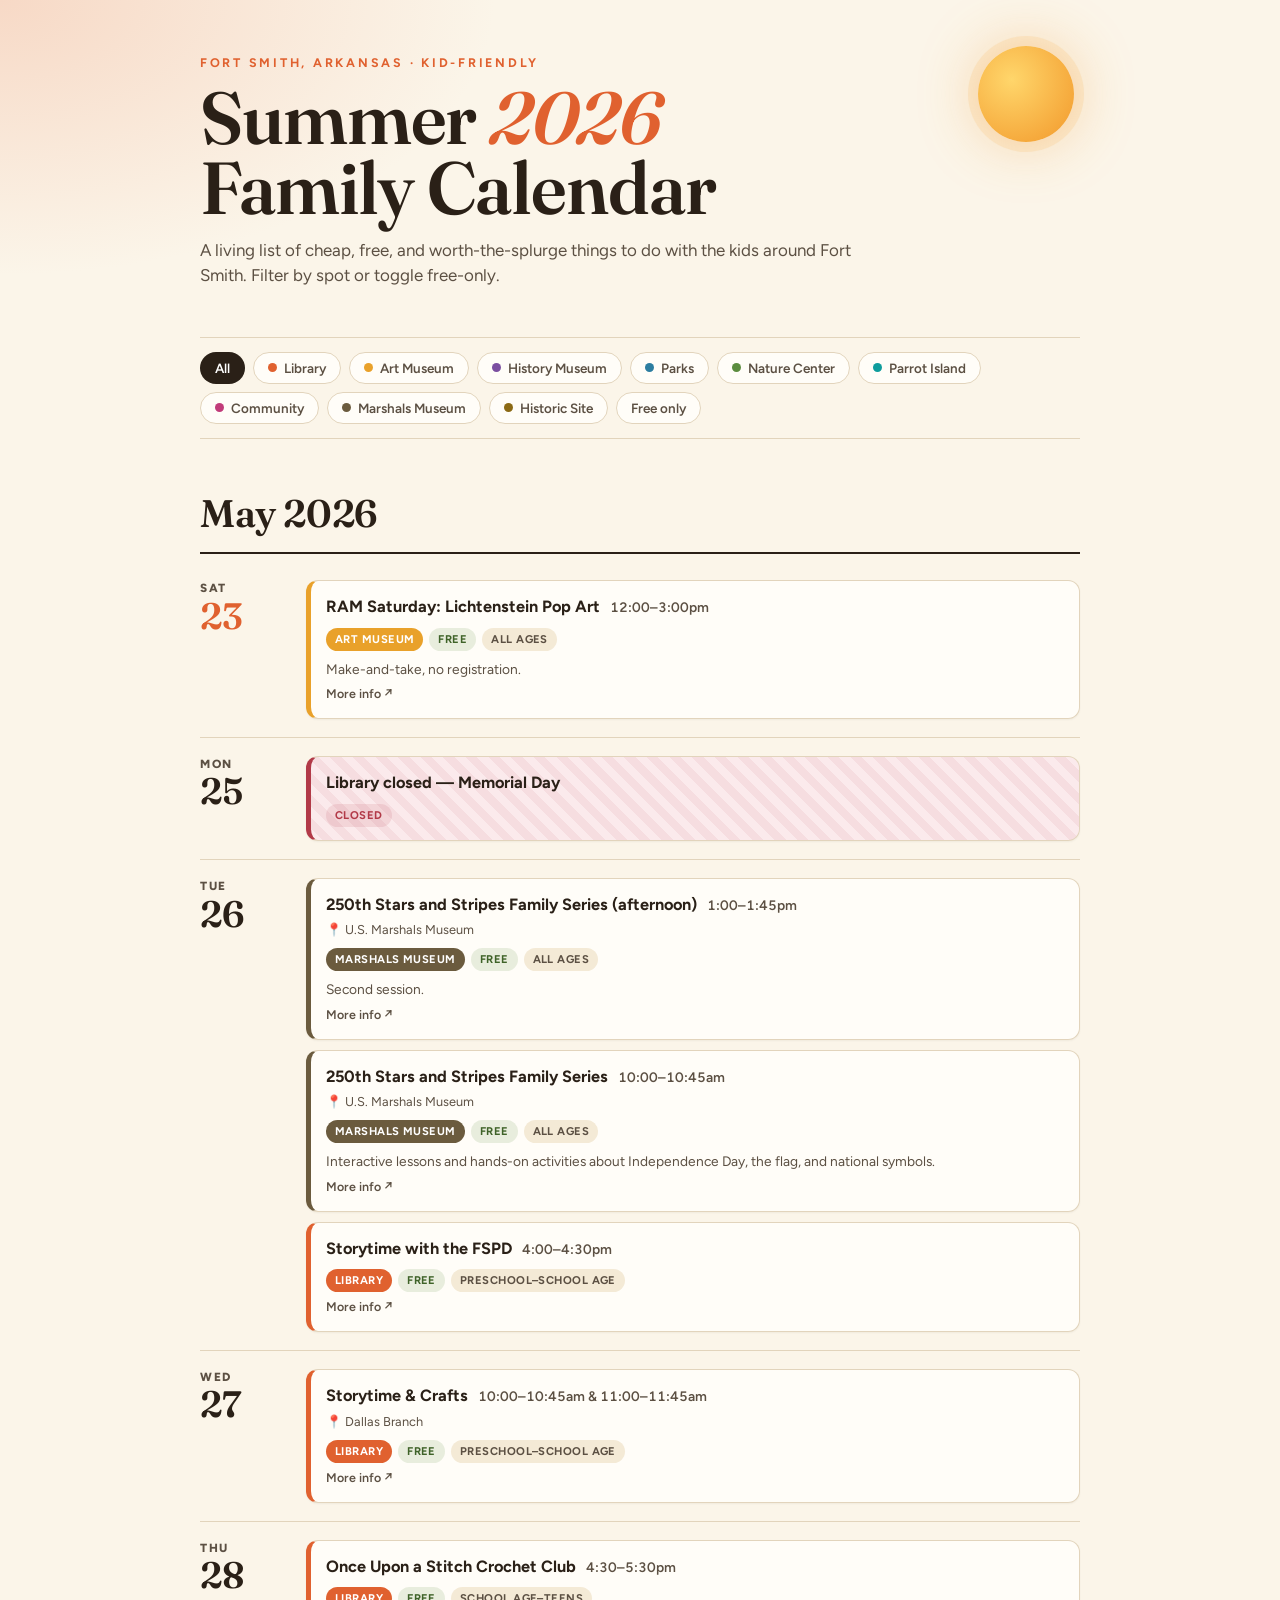
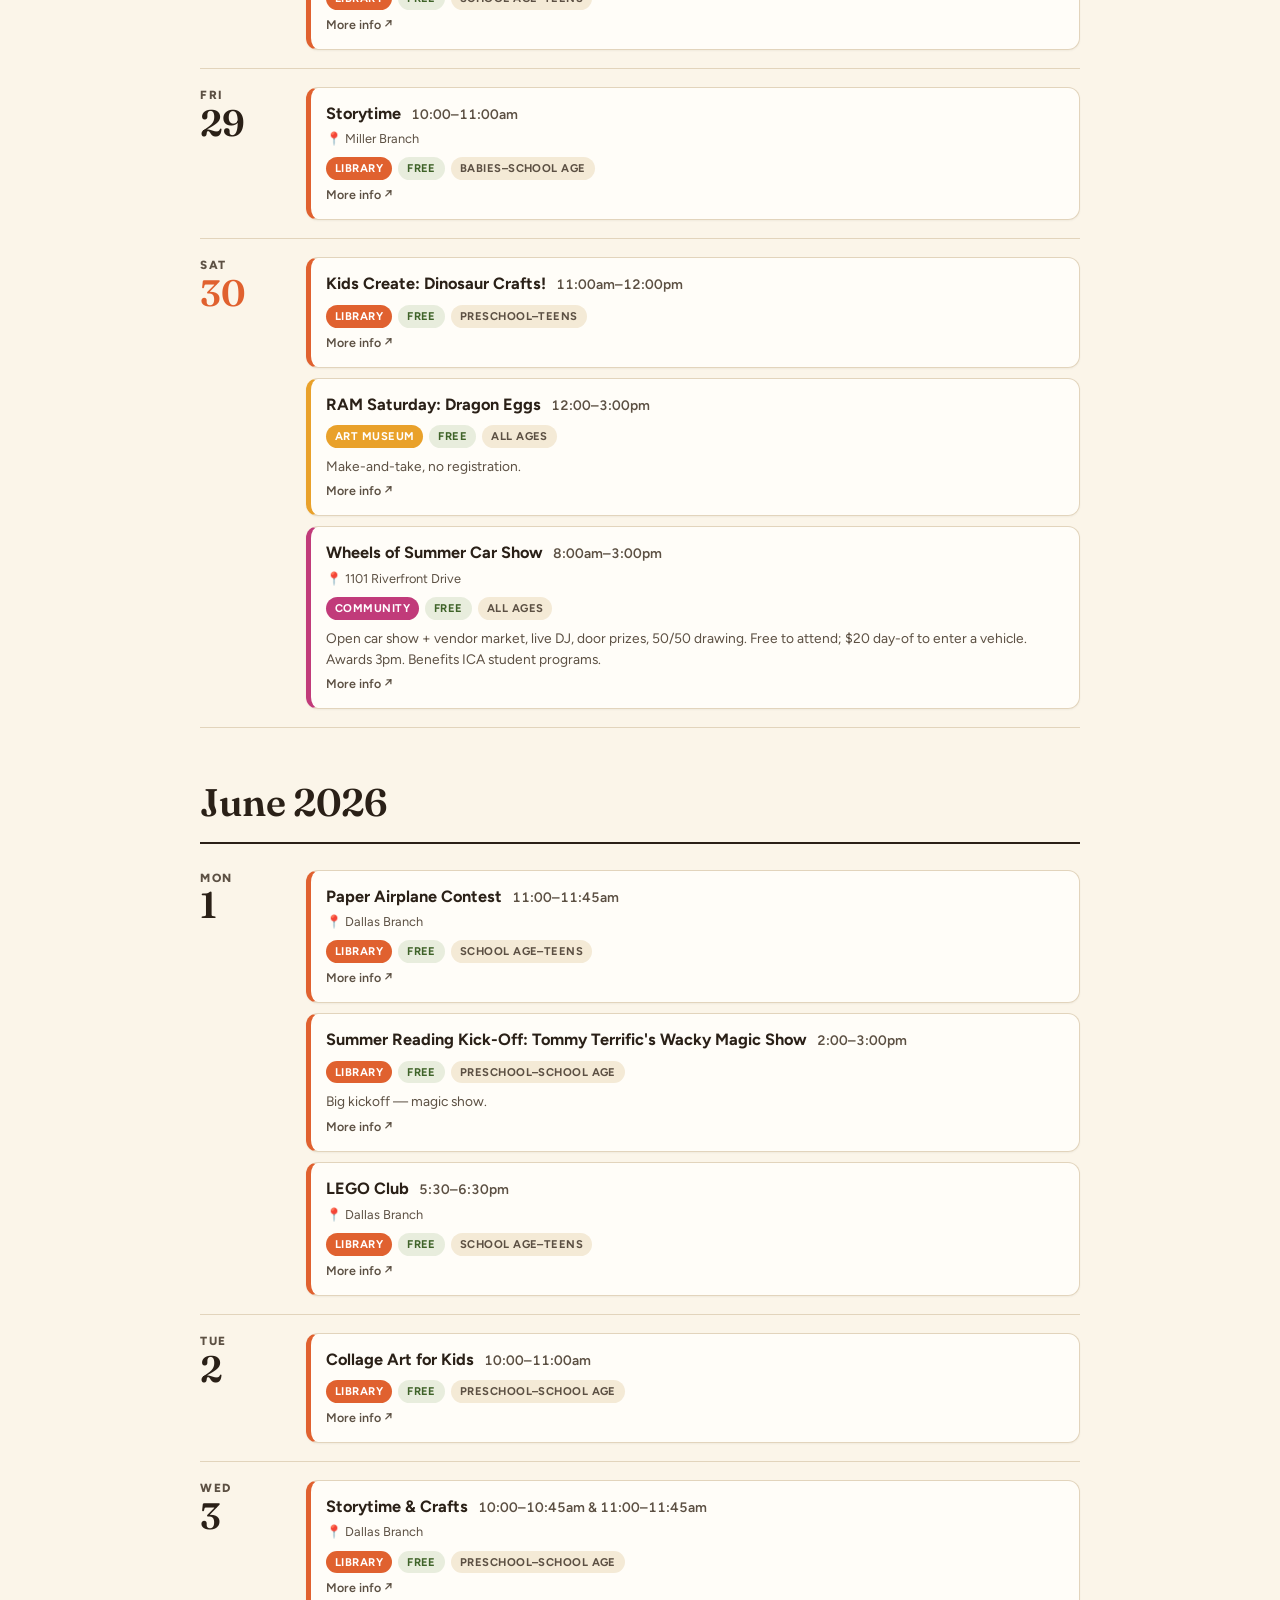
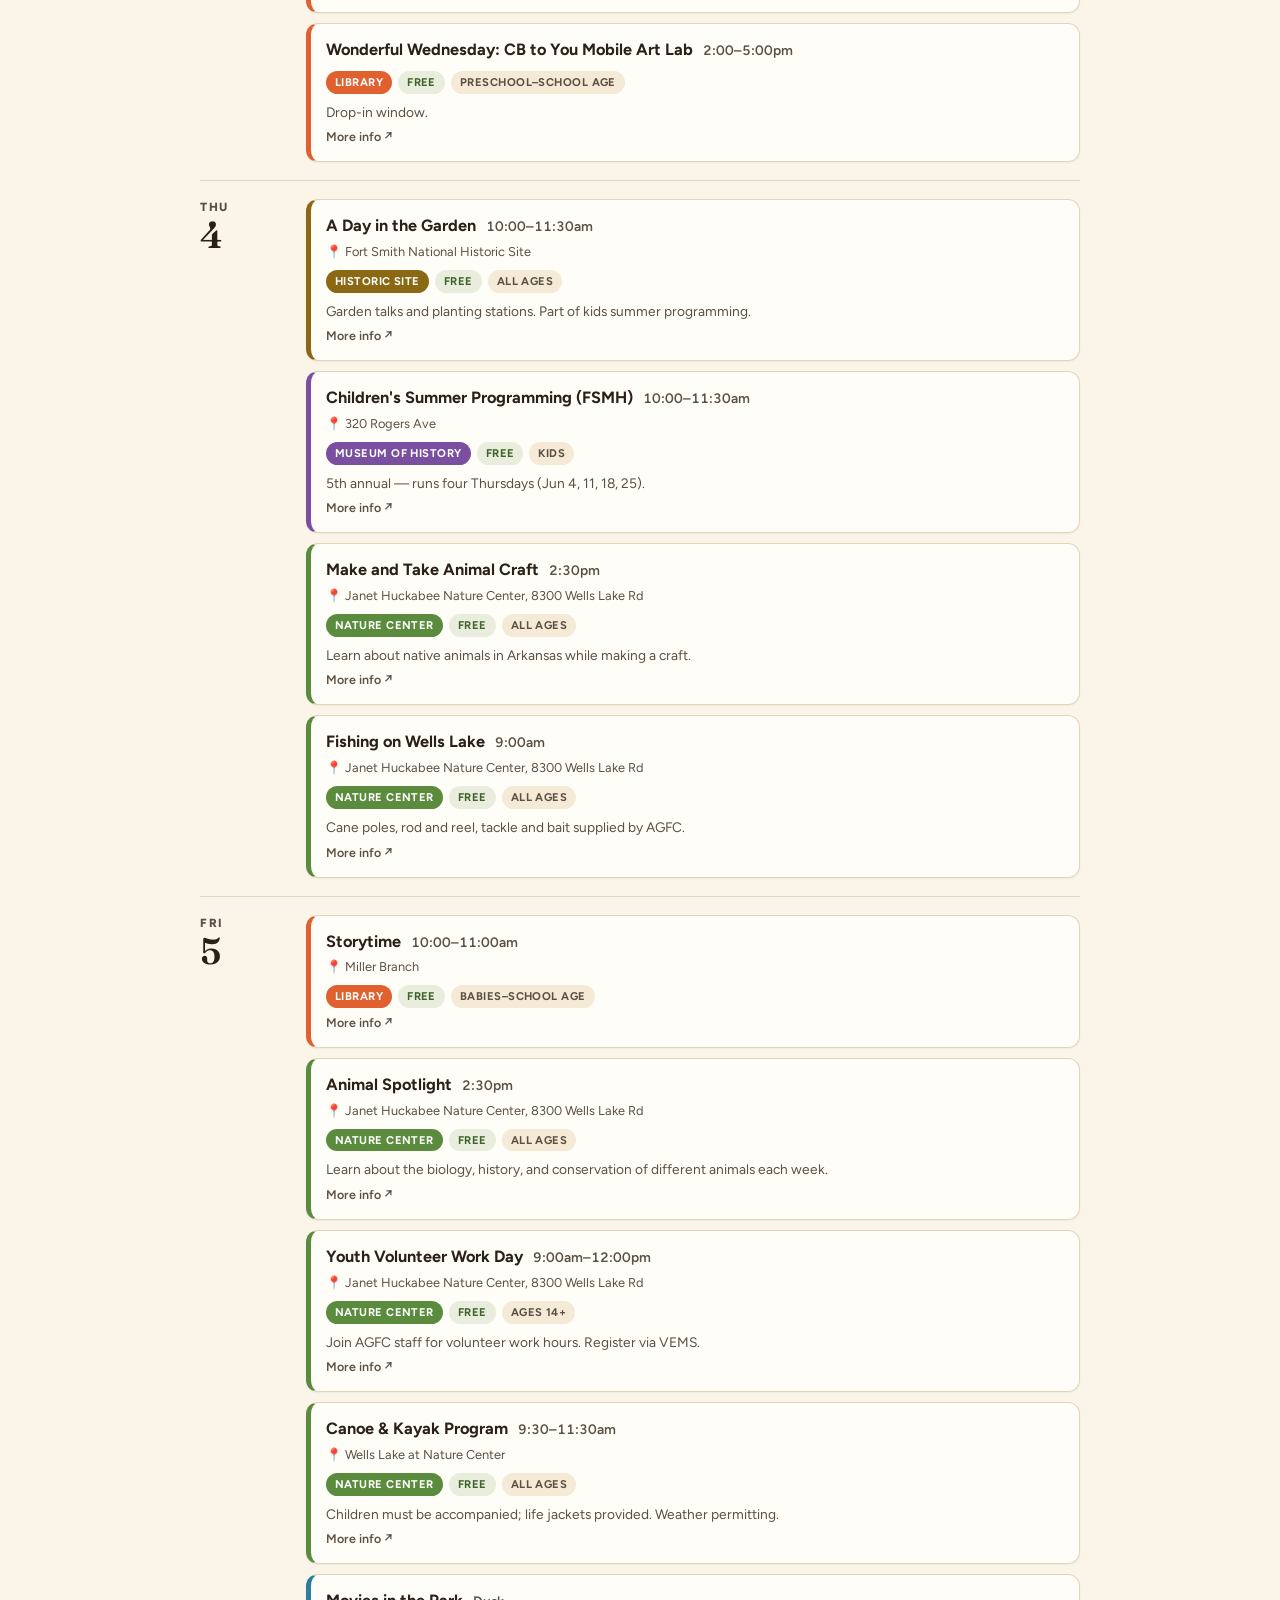
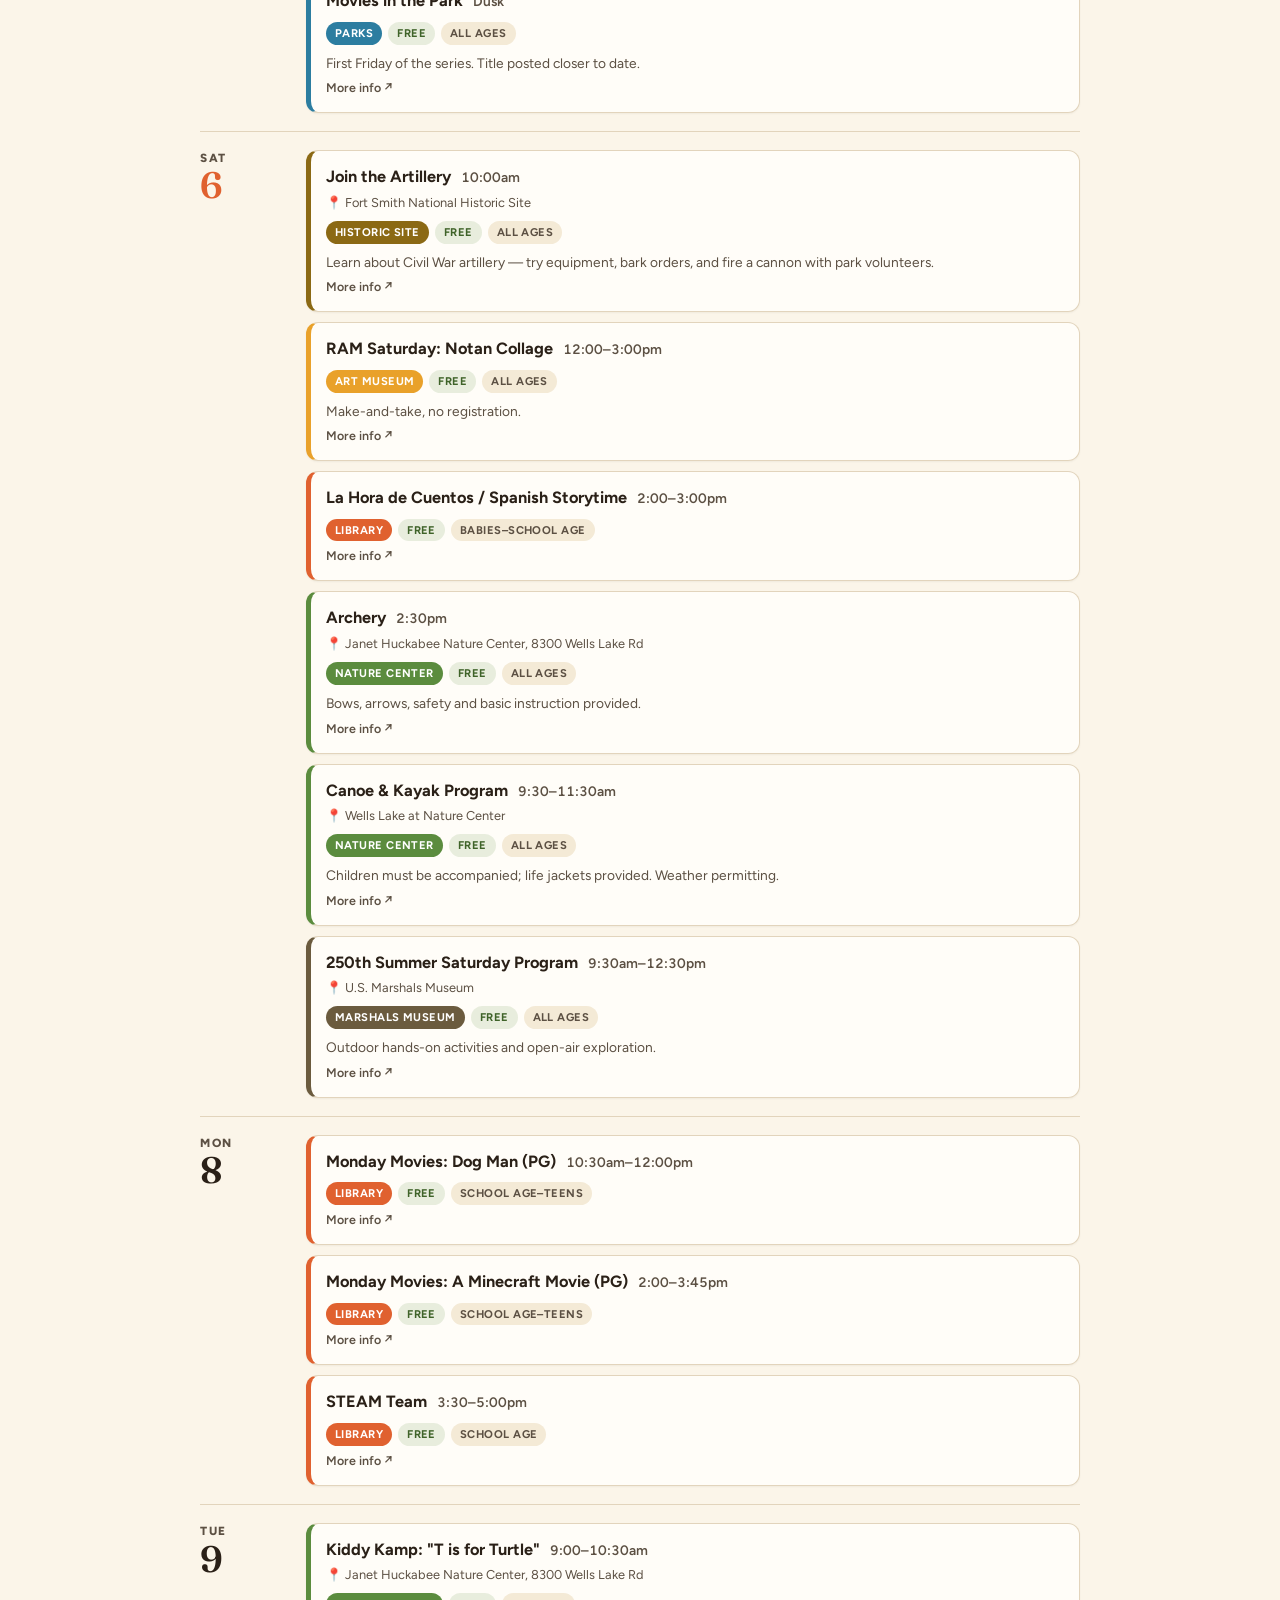
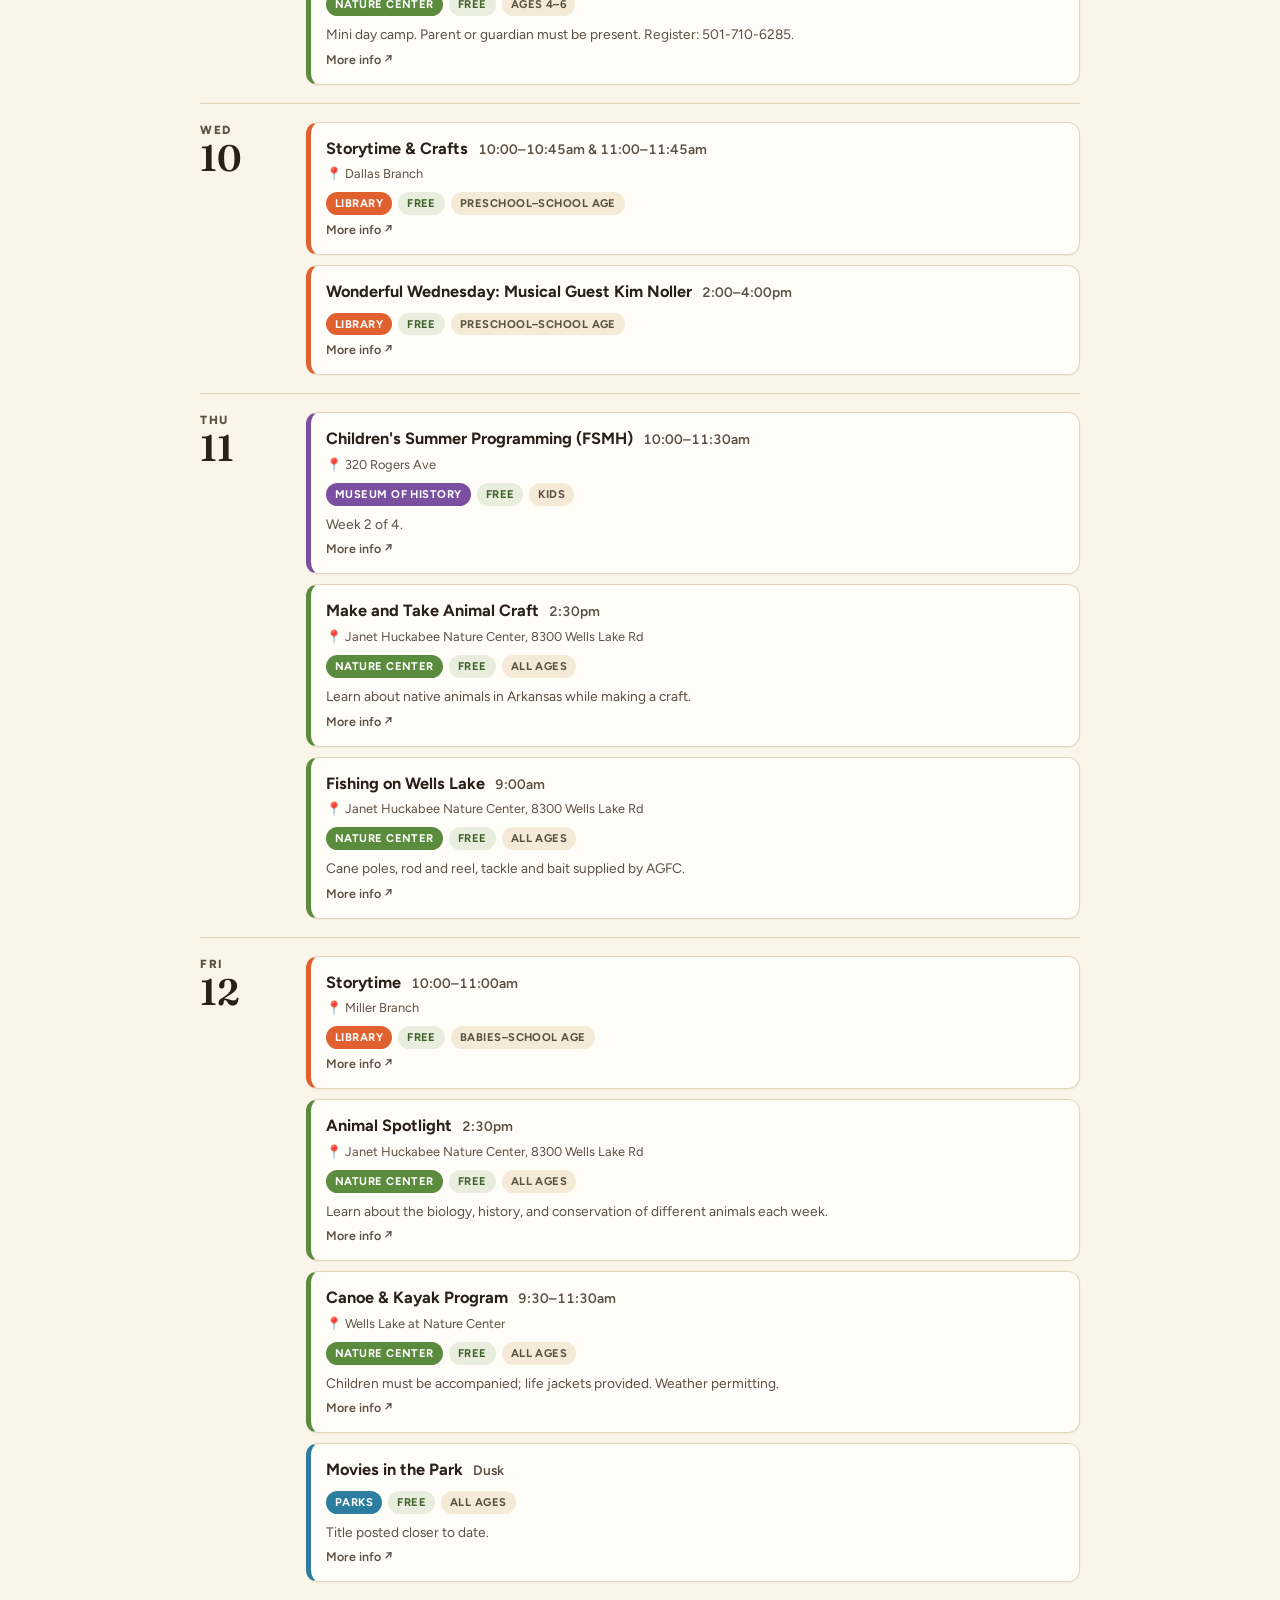
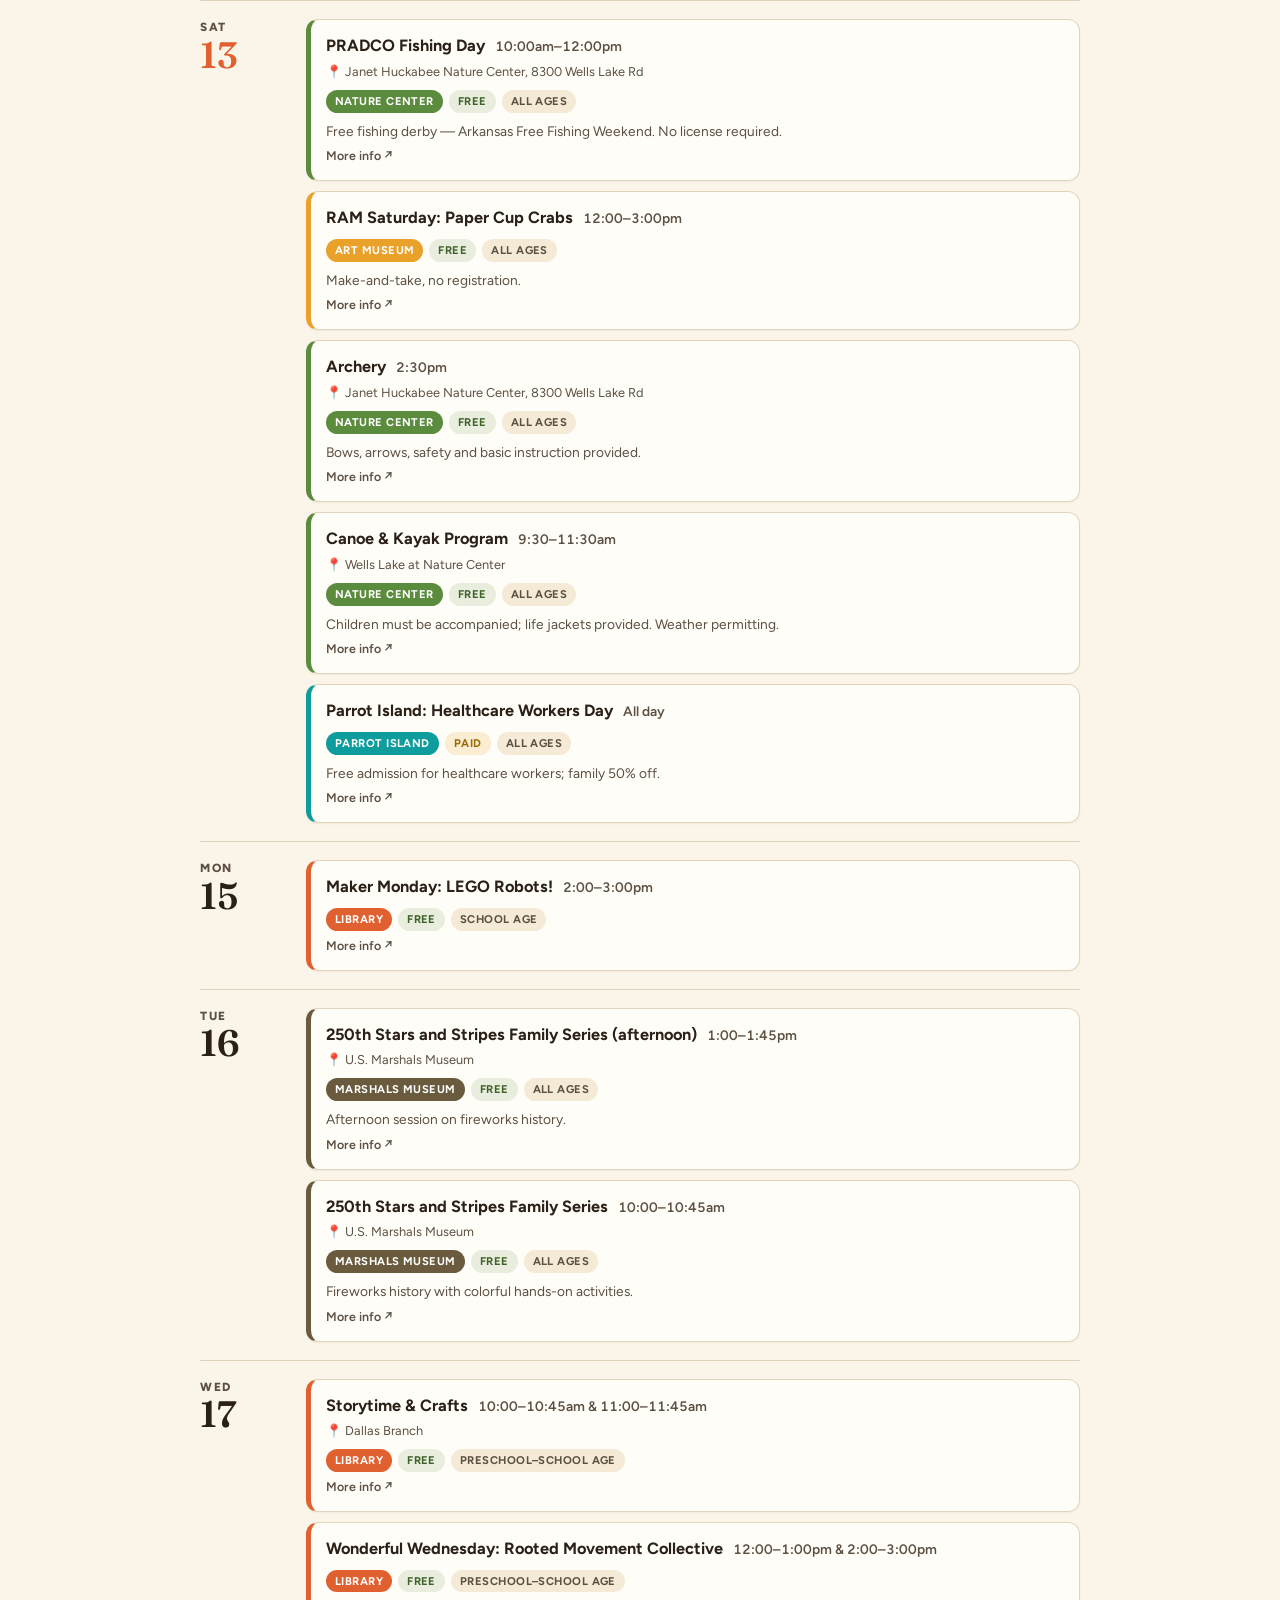
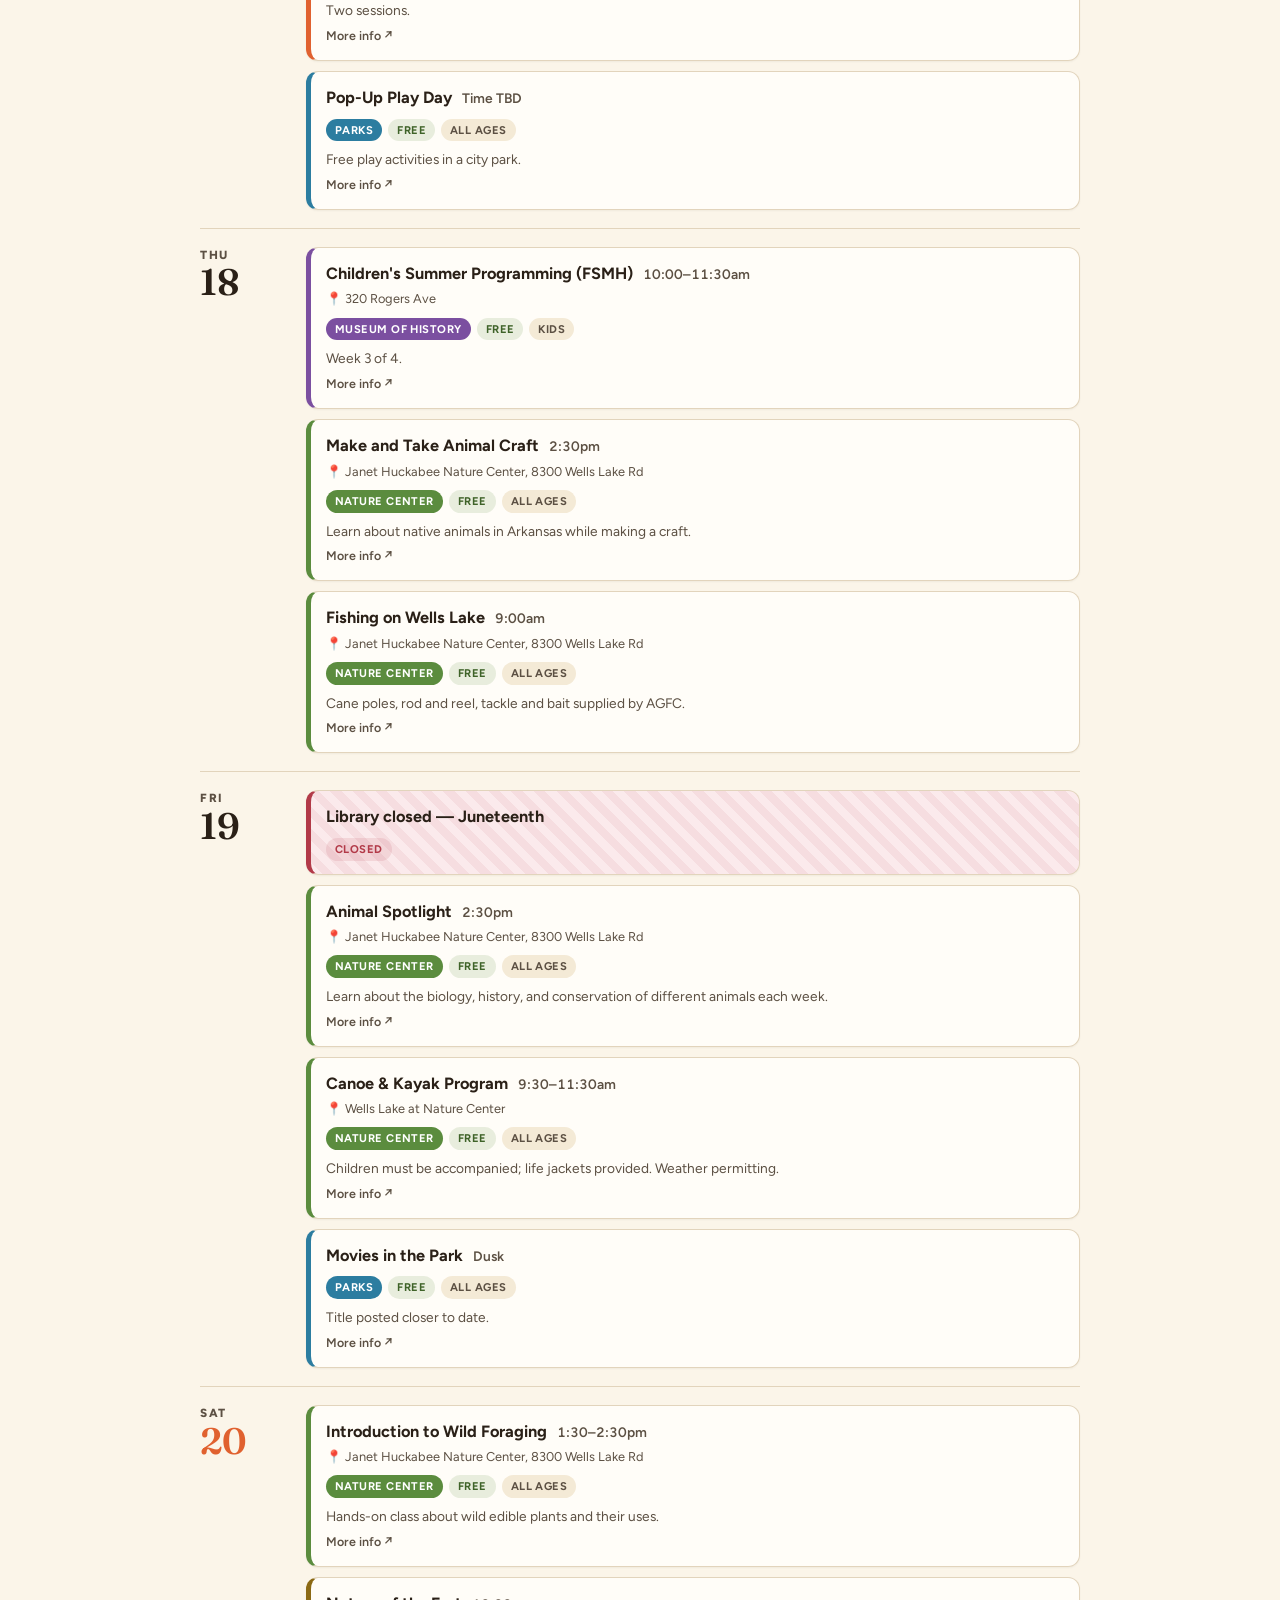
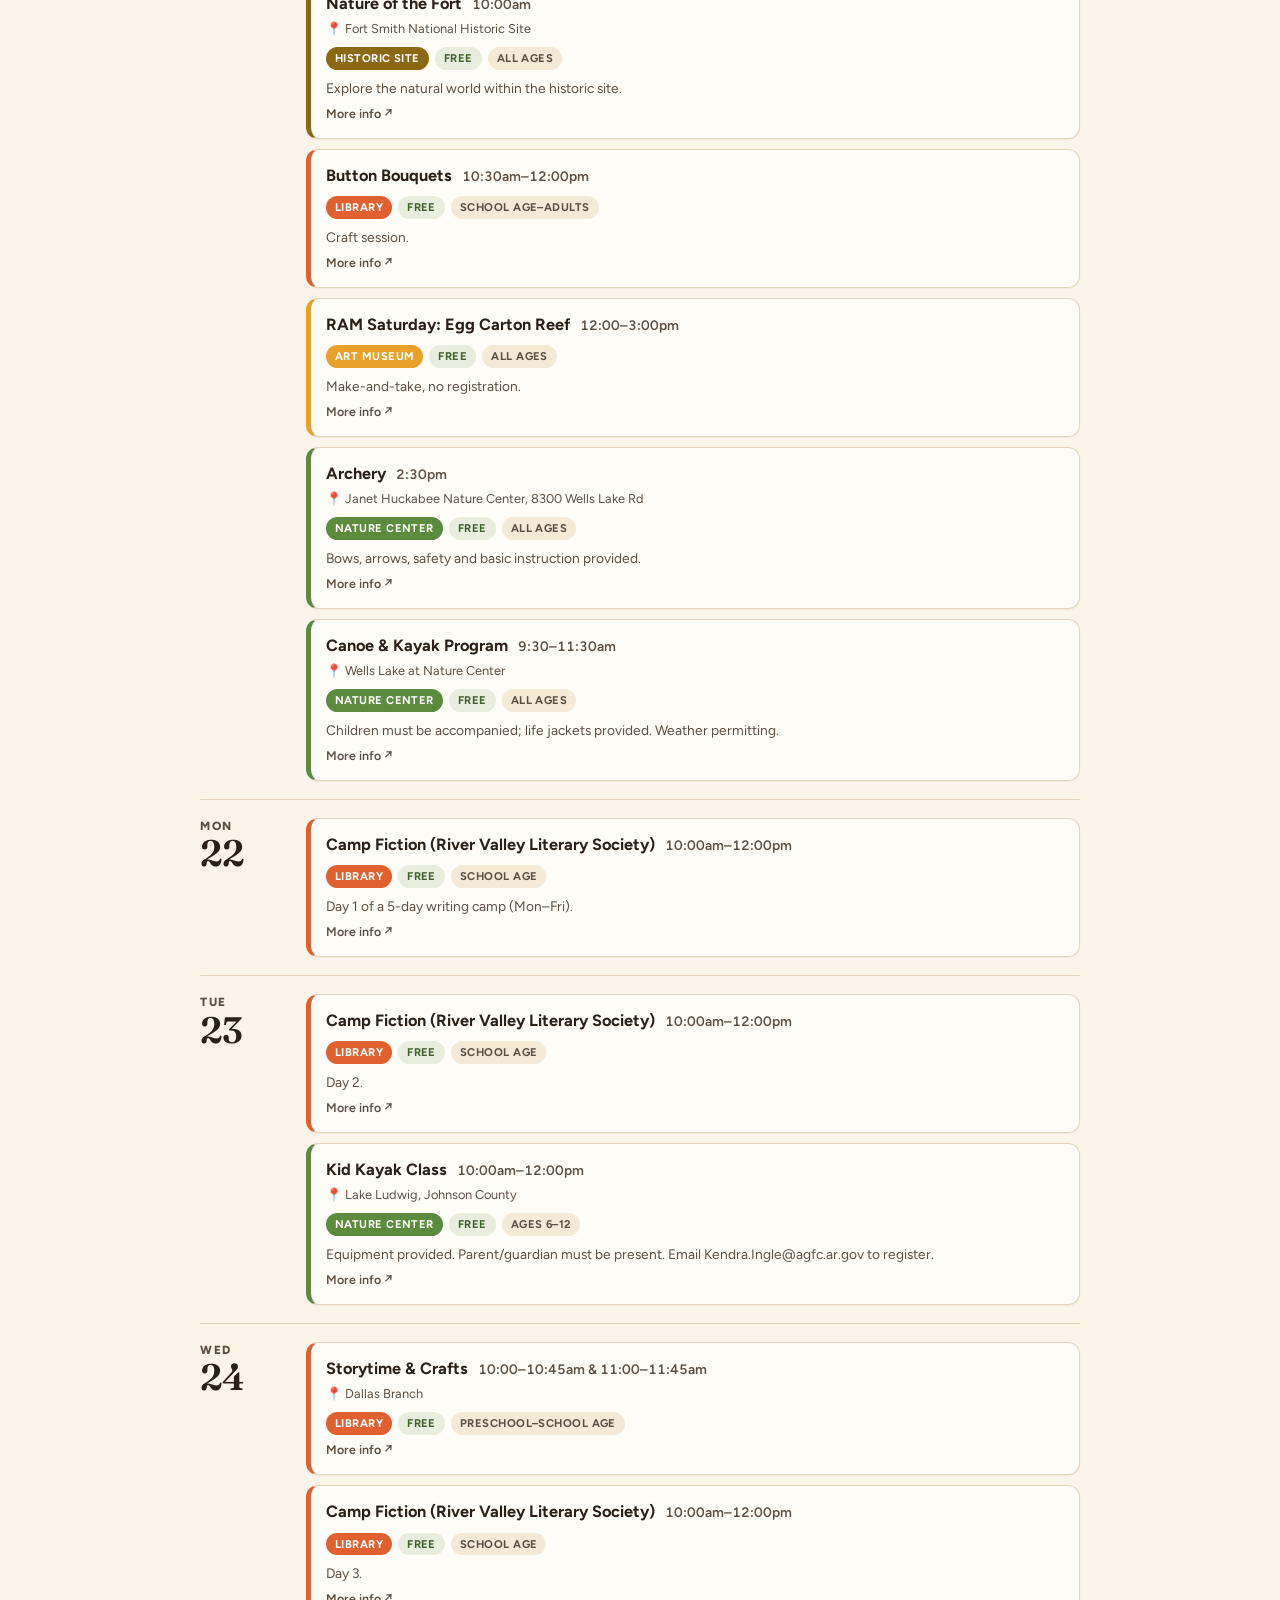
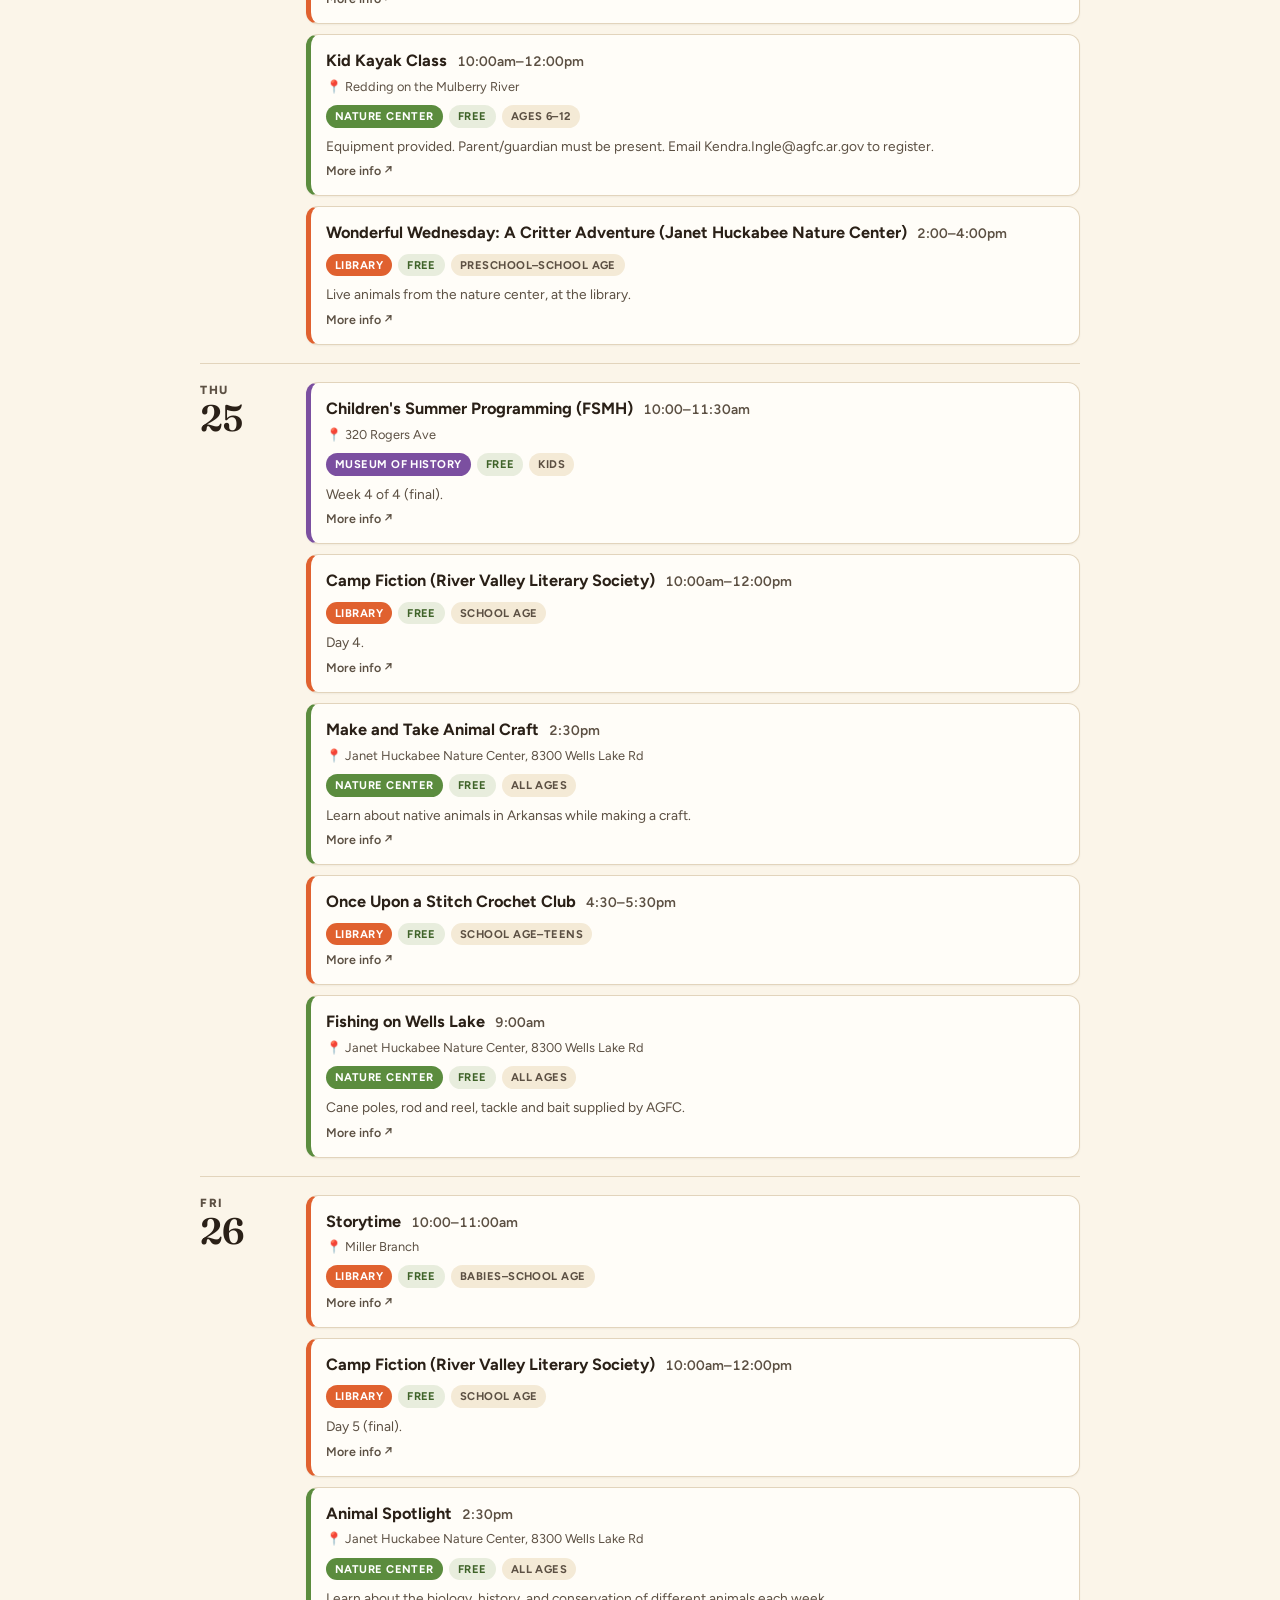
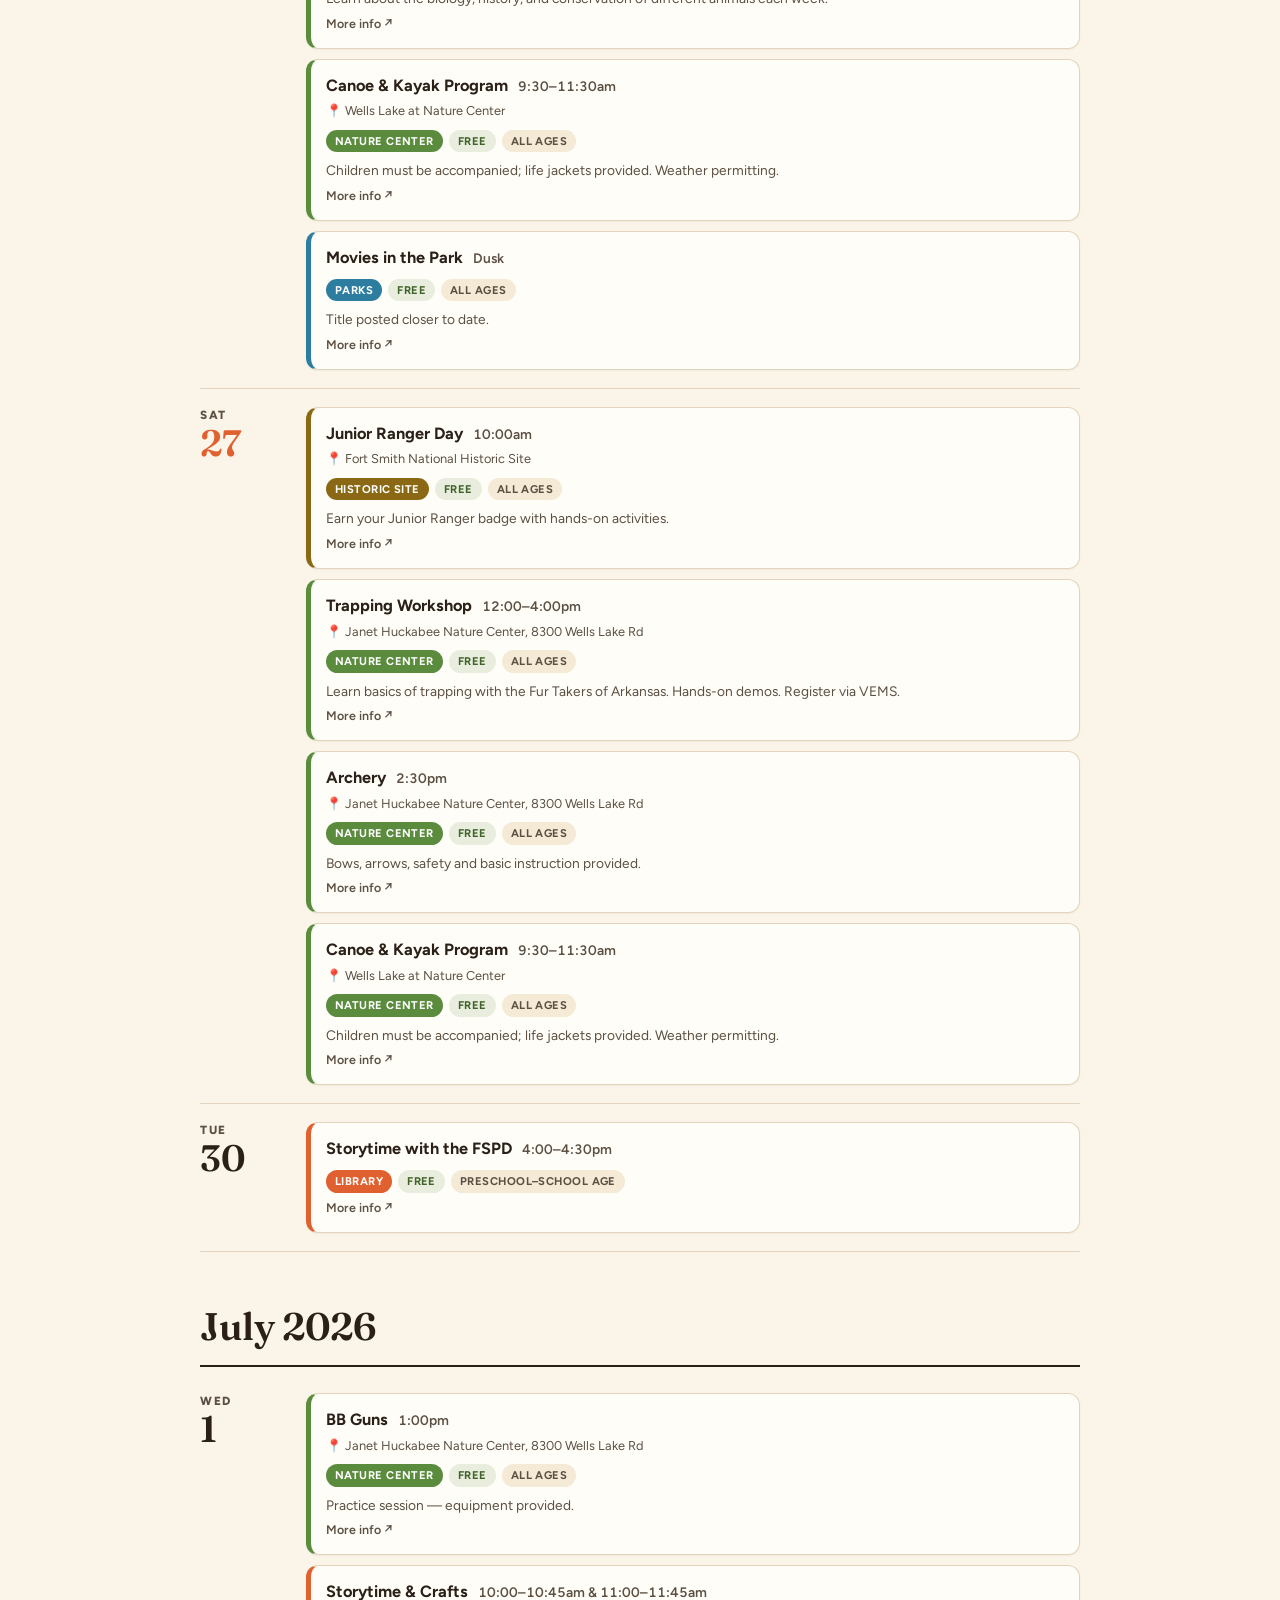
<file: index.html>
<!DOCTYPE html>
<html lang="en">
<head>
  <meta charset="UTF-8">
  <meta name="viewport" content="width=device-width, initial-scale=1.0">
  <title>Fort Smith Family Summer 2026</title>
  <link rel="preconnect" href="https://fonts.googleapis.com">
  <link rel="preconnect" href="https://fonts.gstatic.com" crossorigin>
  <link href="https://fonts.googleapis.com/css2?family=Fraunces:ital,opsz,wght@0,9..144,400..900;1,9..144,400..700&family=Figtree:wght@400;500;600;700;800&display=swap" rel="stylesheet">
  <link rel="stylesheet" href="styles.css">
</head>
<body>
<div class="wrap">

  <header class="masthead">
    <div class="sun"></div>
    <p class="kicker">Fort Smith, Arkansas &middot; Kid-Friendly</p>
    <h1>Summer <em>2026</em><br>Family Calendar</h1>
    <p class="sub">A living list of cheap, free, and worth-the-splurge things to do with the kids around Fort Smith. Filter by spot or toggle free-only.</p>
  </header>

  <div class="controls">
    <div class="controls-inner">
      <button class="chip all" data-filter="all" aria-pressed="true">All</button>
      <button class="chip library" data-filter="library" aria-pressed="false"><span class="dot library"></span>Library</button>
      <button class="chip ram" data-filter="ram" aria-pressed="false"><span class="dot ram"></span>Art Museum</button>
      <button class="chip museum" data-filter="museum" aria-pressed="false"><span class="dot museum"></span>History Museum</button>
      <button class="chip parks" data-filter="parks" aria-pressed="false"><span class="dot parks"></span>Parks</button>
      <button class="chip nature" data-filter="nature" aria-pressed="false"><span class="dot nature"></span>Nature Center</button>
      <button class="chip parrot" data-filter="parrot" aria-pressed="false"><span class="dot parrot"></span>Parrot Island</button>
      <button class="chip community" data-filter="community" aria-pressed="false"><span class="dot community"></span>Community</button>
      <button class="chip marshals" data-filter="marshals" aria-pressed="false"><span class="dot marshals"></span>Marshals Museum</button>
      <button class="chip historic" data-filter="historic" aria-pressed="false"><span class="dot historic"></span>Historic Site</button>
      <button class="chip freeonly" id="freeToggle" aria-pressed="false">Free only</button>
    </div>
  </div>

  <div id="calendar"></div>
  <p class="empty" id="emptyMsg">No events match this filter.</p>

  <footer>
    <p style="margin:0 0 14px;"><strong>Looking for more?</strong> Check out our <a href="links.html">directory of local things to do</a> — parks, museums, theatres, markets, and more.</p>
    <strong>Sources &amp; numbers.</strong> Library events from the FSPL calendar; Parrot Island appreciation days and Movies in the Park Fridays carry into the timeline. Always double-check a time before building your day around it. Parks: 479-784-2368 &middot; Library (Main): 479-783-0229 &middot; Museum of History: 479-783-7841.
  </footer>

</div>

<script src="events.js"></script>
<script src="app.js"></script>
</body>
</html>
</file>
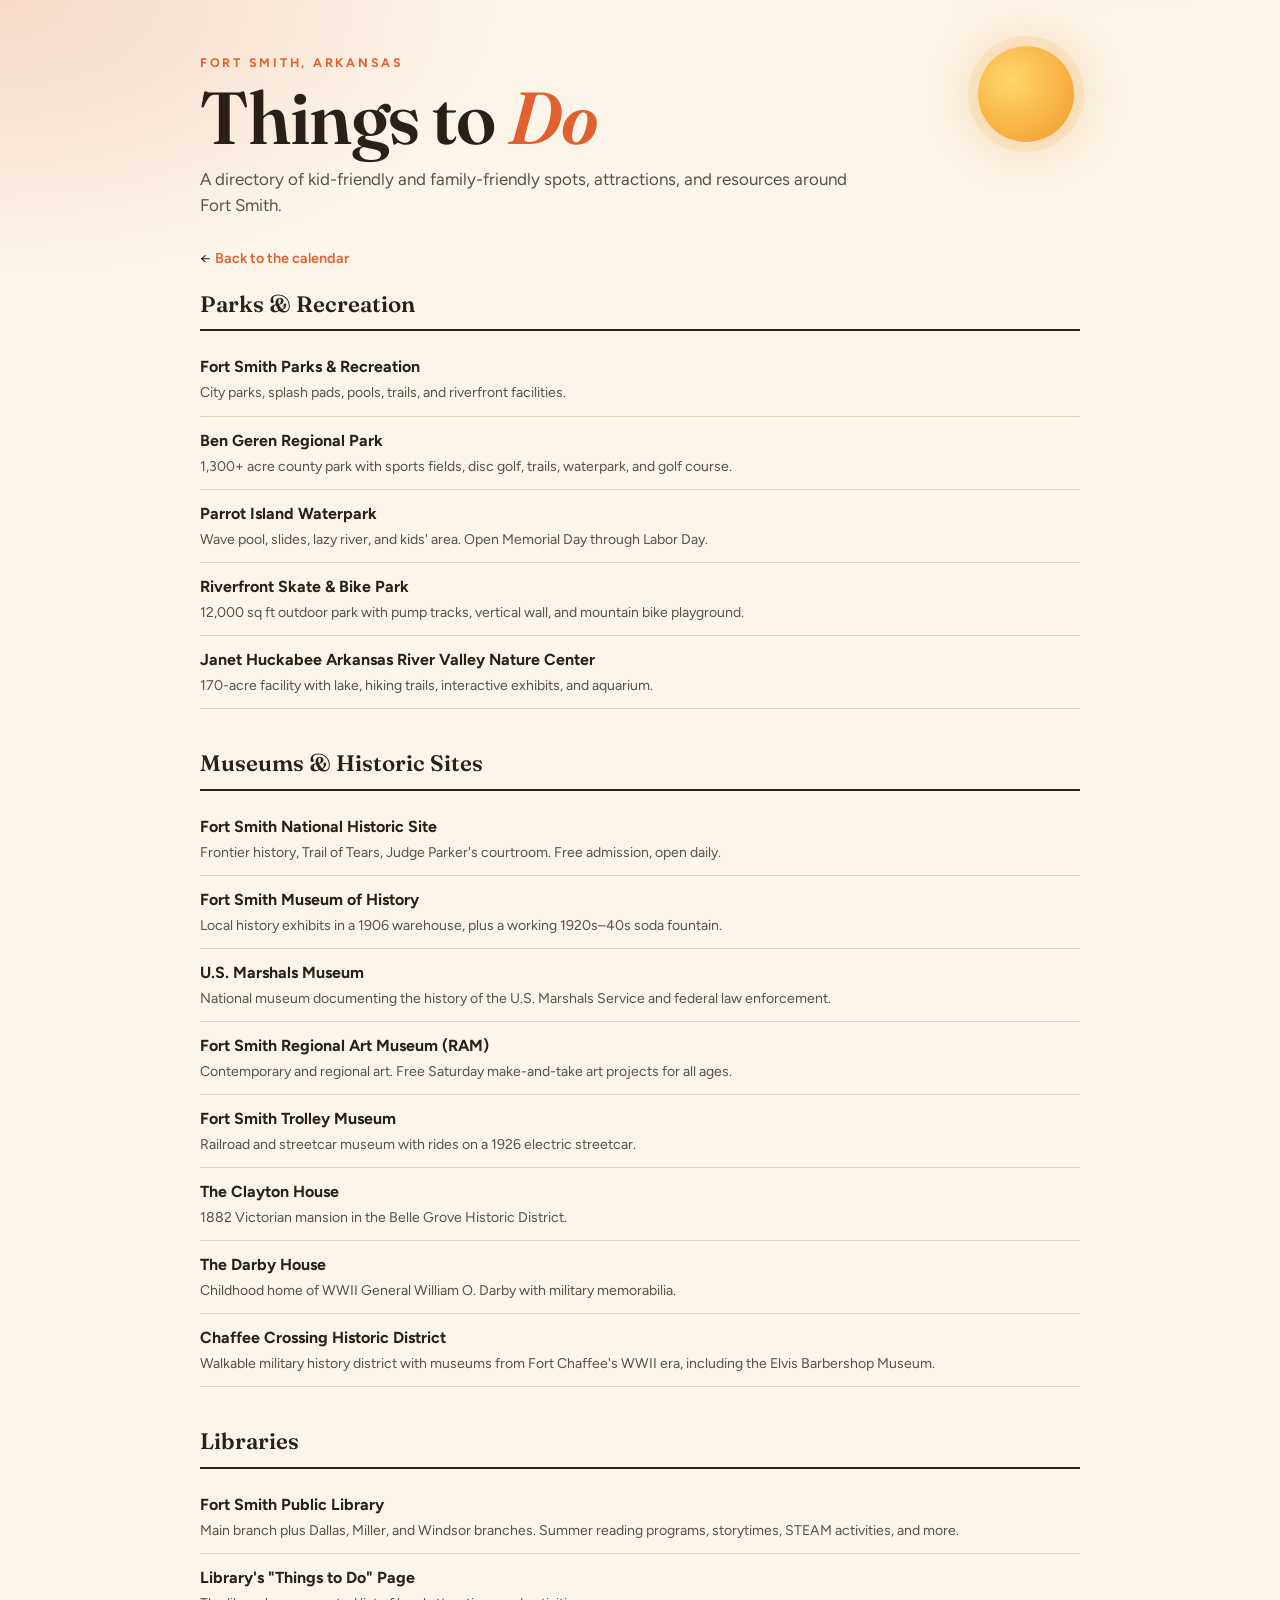
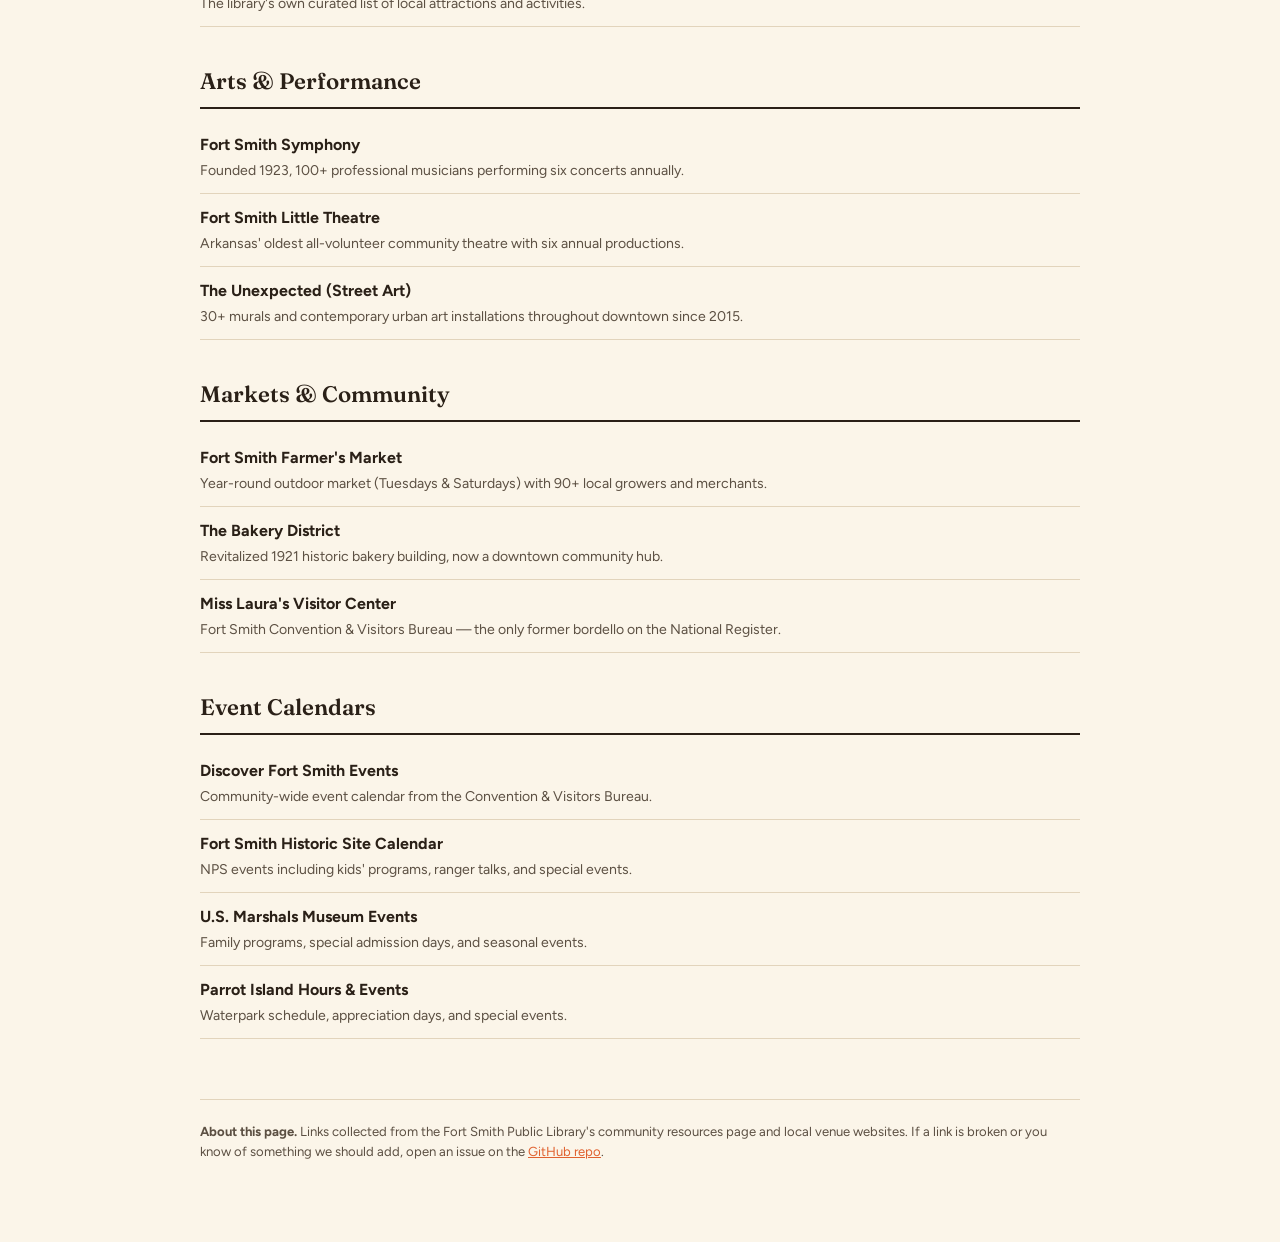
<file: links.html>
<!DOCTYPE html>
<html lang="en">
<head>
  <meta charset="UTF-8">
  <meta name="viewport" content="width=device-width, initial-scale=1.0">
  <title>Things to Do — Fort Smith Area</title>
  <link rel="preconnect" href="https://fonts.googleapis.com">
  <link rel="preconnect" href="https://fonts.gstatic.com" crossorigin>
  <link href="https://fonts.googleapis.com/css2?family=Fraunces:ital,opsz,wght@0,9..144,400..900;1,9..144,400..700&family=Figtree:wght@400;500;600;700;800&display=swap" rel="stylesheet">
  <link rel="stylesheet" href="styles.css">
  <style>
    .nav { font-size: .9rem; margin-bottom: 10px; }
    .nav a { color: var(--library); font-weight: 600; text-decoration: none; }
    .nav a:hover { text-decoration: underline; }

    .section-label {
      font-family: "Fraunces", serif;
      font-weight: 600;
      font-size: 1.4rem;
      margin: 38px 0 12px;
      padding-bottom: 8px;
      border-bottom: 2px solid var(--ink);
    }
    .section-label:first-of-type { margin-top: 18px; }

    .link-list { list-style: none; padding: 0; margin: 0; }
    .link-list li {
      padding: 12px 0;
      border-bottom: 1px solid var(--line);
    }
    .link-list a {
      font-weight: 700;
      font-size: 1rem;
      color: var(--ink);
      text-decoration: none;
    }
    .link-list a:hover { color: var(--library); }
    .link-list .desc {
      font-size: .88rem;
      color: var(--ink-soft);
      margin-top: 3px;
    }
  </style>
</head>
<body>
<div class="wrap">

  <header class="masthead">
    <div class="sun"></div>
    <p class="kicker">Fort Smith, Arkansas</p>
    <h1>Things to <em>Do</em></h1>
    <p class="sub">A directory of kid-friendly and family-friendly spots, attractions, and resources around Fort Smith.</p>
  </header>

  <div class="nav">&larr; <a href="index.html">Back to the calendar</a></div>

  <h2 class="section-label">Parks &amp; Recreation</h2>
  <ul class="link-list">
    <li>
      <a href="https://www.fortsmithar.gov/government/departments/parks-recreation" target="_blank" rel="noopener">Fort Smith Parks &amp; Recreation</a>
      <div class="desc">City parks, splash pads, pools, trails, and riverfront facilities.</div>
    </li>
    <li>
      <a href="http://www.sebastiancountyar.gov/Parks-Rec/Ben-Geren-Park" target="_blank" rel="noopener">Ben Geren Regional Park</a>
      <div class="desc">1,300+ acre county park with sports fields, disc golf, trails, waterpark, and golf course.</div>
    </li>
    <li>
      <a href="http://www.parrotislandwaterpark.com/" target="_blank" rel="noopener">Parrot Island Waterpark</a>
      <div class="desc">Wave pool, slides, lazy river, and kids' area. Open Memorial Day through Labor Day.</div>
    </li>
    <li>
      <a href="https://www.discoverfortsmith.com/listing/riverfront-skate-%26-bike-park/330/" target="_blank" rel="noopener">Riverfront Skate &amp; Bike Park</a>
      <div class="desc">12,000 sq ft outdoor park with pump tracks, vertical wall, and mountain bike playground.</div>
    </li>
    <li>
      <a href="https://www.agfc.com/en/explore-outdoors/nature-and-education-centers/jharvnc/" target="_blank" rel="noopener">Janet Huckabee Arkansas River Valley Nature Center</a>
      <div class="desc">170-acre facility with lake, hiking trails, interactive exhibits, and aquarium.</div>
    </li>
  </ul>

  <h2 class="section-label">Museums &amp; Historic Sites</h2>
  <ul class="link-list">
    <li>
      <a href="https://www.nps.gov/fosm/index.htm" target="_blank" rel="noopener">Fort Smith National Historic Site</a>
      <div class="desc">Frontier history, Trail of Tears, Judge Parker's courtroom. Free admission, open daily.</div>
    </li>
    <li>
      <a href="https://www.fortsmithmuseum.org/" target="_blank" rel="noopener">Fort Smith Museum of History</a>
      <div class="desc">Local history exhibits in a 1906 warehouse, plus a working 1920s–40s soda fountain.</div>
    </li>
    <li>
      <a href="https://www.marshalsmuseum.org/" target="_blank" rel="noopener">U.S. Marshals Museum</a>
      <div class="desc">National museum documenting the history of the U.S. Marshals Service and federal law enforcement.</div>
    </li>
    <li>
      <a href="http://fsram.org/" target="_blank" rel="noopener">Fort Smith Regional Art Museum (RAM)</a>
      <div class="desc">Contemporary and regional art. Free Saturday make-and-take art projects for all ages.</div>
    </li>
    <li>
      <a href="https://www.fstm.org/" target="_blank" rel="noopener">Fort Smith Trolley Museum</a>
      <div class="desc">Railroad and streetcar museum with rides on a 1926 electric streetcar.</div>
    </li>
    <li>
      <a href="http://claytonhouse.org/" target="_blank" rel="noopener">The Clayton House</a>
      <div class="desc">1882 Victorian mansion in the Belle Grove Historic District.</div>
    </li>
    <li>
      <a href="https://www.discoverfortsmith.com/listing/the-darby-house/230/" target="_blank" rel="noopener">The Darby House</a>
      <div class="desc">Childhood home of WWII General William O. Darby with military memorabilia.</div>
    </li>
    <li>
      <a href="https://www.chaffeecrossing.com/chaffeecrossinghistoricdistrict" target="_blank" rel="noopener">Chaffee Crossing Historic District</a>
      <div class="desc">Walkable military history district with museums from Fort Chaffee's WWII era, including the Elvis Barbershop Museum.</div>
    </li>
  </ul>

  <h2 class="section-label">Libraries</h2>
  <ul class="link-list">
    <li>
      <a href="https://www.fortsmithlibrary.org/" target="_blank" rel="noopener">Fort Smith Public Library</a>
      <div class="desc">Main branch plus Dallas, Miller, and Windsor branches. Summer reading programs, storytimes, STEAM activities, and more.</div>
    </li>
    <li>
      <a href="https://www.fortsmithlibrary.org/plan-your-visit/around-fort-smith/things-to-do" target="_blank" rel="noopener">Library's "Things to Do" Page</a>
      <div class="desc">The library's own curated list of local attractions and activities.</div>
    </li>
  </ul>

  <h2 class="section-label">Arts &amp; Performance</h2>
  <ul class="link-list">
    <li>
      <a href="https://www.fortsmithsymphony.org/" target="_blank" rel="noopener">Fort Smith Symphony</a>
      <div class="desc">Founded 1923, 100+ professional musicians performing six concerts annually.</div>
    </li>
    <li>
      <a href="http://fslt.org/" target="_blank" rel="noopener">Fort Smith Little Theatre</a>
      <div class="desc">Arkansas' oldest all-volunteer community theatre with six annual productions.</div>
    </li>
    <li>
      <a href="https://www.discoverfortsmith.com/listing/the-unexpected-project/238/" target="_blank" rel="noopener">The Unexpected (Street Art)</a>
      <div class="desc">30+ murals and contemporary urban art installations throughout downtown since 2015.</div>
    </li>
  </ul>

  <h2 class="section-label">Markets &amp; Community</h2>
  <ul class="link-list">
    <li>
      <a href="https://www.facebook.com/FSMFarmersMarket/" target="_blank" rel="noopener">Fort Smith Farmer's Market</a>
      <div class="desc">Year-round outdoor market (Tuesdays &amp; Saturdays) with 90+ local growers and merchants.</div>
    </li>
    <li>
      <a href="https://bakeryfs.com/" target="_blank" rel="noopener">The Bakery District</a>
      <div class="desc">Revitalized 1921 historic bakery building, now a downtown community hub.</div>
    </li>
    <li>
      <a href="https://www.discoverfortsmith.com/visitor-center/" target="_blank" rel="noopener">Miss Laura's Visitor Center</a>
      <div class="desc">Fort Smith Convention &amp; Visitors Bureau — the only former bordello on the National Register.</div>
    </li>
  </ul>

  <h2 class="section-label">Event Calendars</h2>
  <ul class="link-list">
    <li>
      <a href="https://www.discoverfortsmith.com/events/" target="_blank" rel="noopener">Discover Fort Smith Events</a>
      <div class="desc">Community-wide event calendar from the Convention &amp; Visitors Bureau.</div>
    </li>
    <li>
      <a href="https://www.nps.gov/fosm/planyourvisit/calendar.htm" target="_blank" rel="noopener">Fort Smith Historic Site Calendar</a>
      <div class="desc">NPS events including kids' programs, ranger talks, and special events.</div>
    </li>
    <li>
      <a href="https://www.marshalsmuseum.org/events/" target="_blank" rel="noopener">U.S. Marshals Museum Events</a>
      <div class="desc">Family programs, special admission days, and seasonal events.</div>
    </li>
    <li>
      <a href="https://parrotislandwaterpark.com/hours-events/" target="_blank" rel="noopener">Parrot Island Hours &amp; Events</a>
      <div class="desc">Waterpark schedule, appreciation days, and special events.</div>
    </li>
  </ul>

  <footer>
    <strong>About this page.</strong> Links collected from the Fort Smith Public Library's community resources page and local venue websites. If a link is broken or you know of something we should add, open an issue on the <a href="https://github.com/captainmustard/Fort-Smith-Summer-Things-to-Do-Calendar" target="_blank" rel="noopener">GitHub repo</a>.
  </footer>

</div>
</body>
</html>
</file>
<file: styles.css>
:root {
  --cream: #FBF5E9;
  --cream-2: #F4EAD6;
  --ink: #2A2017;
  --ink-soft: #5C5043;
  --line: #E2D4BC;
  --card: #FFFDF8;
  --library: #E0612F;
  --ram: #E9A12A;
  --parks: #2C7DA0;
  --nature: #5B8C3E;
  --parrot: #0E9C9C;
  --museum: #7B4FA0;
  --community: #C13B7A;
  --marshals: #6B5B3E;
  --historic: #8B6914;
  --closed: #B23A48;
  --shadow: 0 1px 2px rgba(42,32,23,.06), 0 8px 28px -12px rgba(42,32,23,.25);
}

* { box-sizing: border-box; }
html { scroll-behavior: smooth; }

body {
  margin: 0;
  background:
    radial-gradient(1200px 500px at 85% -10%, #FCE4B8 0%, rgba(252,228,184,0) 60%),
    radial-gradient(900px 500px at 0% 0%, #F7D9C6 0%, rgba(247,217,198,0) 55%),
    var(--cream);
  color: var(--ink);
  font-family: "Figtree", sans-serif;
  line-height: 1.5;
  -webkit-font-smoothing: antialiased;
}

.wrap {
  max-width: 920px;
  margin: 0 auto;
  padding: 0 20px 80px;
}

/* ---- Masthead ---- */
header.masthead {
  padding: 54px 0 30px;
  position: relative;
}
.kicker {
  font-size: .78rem;
  letter-spacing: .22em;
  text-transform: uppercase;
  font-weight: 700;
  color: var(--library);
  margin: 0 0 10px;
}
h1 {
  font-family: "Fraunces", serif;
  font-weight: 600;
  font-size: clamp(2.6rem, 7vw, 4.6rem);
  line-height: .96;
  letter-spacing: -.015em;
  margin: 0 0 14px;
}
h1 em {
  font-style: italic;
  color: var(--library);
}
.sub {
  font-size: 1.06rem;
  color: var(--ink-soft);
  max-width: 60ch;
  margin: 0;
}
.sun {
  position: absolute;
  top: 46px;
  right: 6px;
  width: 96px;
  height: 96px;
  border-radius: 50%;
  background: radial-gradient(circle at 35% 35%, #FFD66B, #F2982A);
  box-shadow: 0 0 0 10px rgba(242,152,42,.12), 0 0 60px rgba(242,152,42,.4);
}
@media (max-width: 560px) {
  .sun { display: none; }
}

/* ---- Filter controls ---- */
.controls {
  position: sticky;
  top: 0;
  z-index: 20;
  background: rgba(251,245,233,.88);
  backdrop-filter: blur(8px);
  border-top: 1px solid var(--line);
  border-bottom: 1px solid var(--line);
  padding: 14px 0;
  margin: 18px 0 36px;
}
.controls-inner {
  display: flex;
  flex-wrap: wrap;
  gap: 8px;
  align-items: center;
}
.chip {
  font-family: inherit;
  font-size: .84rem;
  font-weight: 600;
  border: 1.5px solid var(--line);
  background: var(--card);
  color: var(--ink-soft);
  padding: 7px 14px;
  border-radius: 999px;
  cursor: pointer;
  transition: all .15s ease;
  display: inline-flex;
  align-items: center;
  gap: 7px;
}
.chip:hover { border-color: var(--ink-soft); }
.chip .dot {
  width: 9px;
  height: 9px;
  border-radius: 50%;
  background: currentColor;
}
.chip[aria-pressed="true"] { color: #fff; border-color: transparent; }
.chip.all[aria-pressed="true"] { background: var(--ink); }
.chip.library[aria-pressed="true"] { background: var(--library); }
.chip.ram[aria-pressed="true"] { background: var(--ram); }
.chip.parks[aria-pressed="true"] { background: var(--parks); }
.chip.nature[aria-pressed="true"] { background: var(--nature); }
.chip.parrot[aria-pressed="true"] { background: var(--parrot); }
.chip.museum[aria-pressed="true"] { background: var(--museum); }
.chip.community[aria-pressed="true"] { background: var(--community); }
.chip.marshals[aria-pressed="true"] { background: var(--marshals); }
.chip.historic[aria-pressed="true"] { background: var(--historic); }
.chip.freeonly[aria-pressed="true"] { background: var(--nature); }

.chip .dot.library { color: var(--library); }
.chip .dot.ram { color: var(--ram); }
.chip .dot.parks { color: var(--parks); }
.chip .dot.nature { color: var(--nature); }
.chip .dot.parrot { color: var(--parrot); }
.chip .dot.museum { color: var(--museum); }
.chip .dot.community { color: var(--community); }
.chip .dot.marshals { color: var(--marshals); }
.chip .dot.historic { color: var(--historic); }

/* ---- Calendar layout ---- */
.month {
  font-family: "Fraunces", serif;
  font-weight: 600;
  font-size: clamp(1.8rem, 4vw, 2.4rem);
  letter-spacing: -.01em;
  margin: 46px 0 8px;
  padding-bottom: 10px;
  border-bottom: 2px solid var(--ink);
}
.day {
  display: grid;
  grid-template-columns: 88px 1fr;
  gap: 18px;
  padding: 18px 0;
  border-bottom: 1px solid var(--line);
}
.day.weekend .datebox { color: var(--library); }
.datebox {
  position: sticky;
  top: 78px;
  align-self: start;
}
.datebox .dow {
  font-size: .74rem;
  font-weight: 800;
  letter-spacing: .14em;
  text-transform: uppercase;
  color: var(--ink-soft);
}
.datebox .dnum {
  font-family: "Fraunces", serif;
  font-size: 2.3rem;
  font-weight: 600;
  line-height: 1;
}
.events {
  display: flex;
  flex-direction: column;
  gap: 10px;
}

/* ---- Event cards ---- */
.event {
  position: relative;
  background: var(--card);
  border: 1px solid var(--line);
  border-left: 5px solid var(--src);
  border-radius: 12px;
  padding: 13px 15px;
  box-shadow: 0 1px 2px rgba(42,32,23,.05);
  transition: transform .12s ease, box-shadow .12s ease;
}
.event:hover {
  transform: translateY(-1px);
  box-shadow: var(--shadow);
}
.event .top {
  display: flex;
  flex-wrap: wrap;
  align-items: baseline;
  gap: 8px 10px;
}
.event .title {
  font-weight: 700;
  font-size: 1.02rem;
}
.event .time {
  font-size: .86rem;
  font-weight: 600;
  color: var(--ink-soft);
  font-variant-numeric: tabular-nums;
}
.event .row2 {
  display: flex;
  flex-wrap: wrap;
  gap: 6px;
  margin-top: 9px;
  align-items: center;
}

/* ---- Tags ---- */
.tag {
  font-size: .7rem;
  font-weight: 700;
  letter-spacing: .04em;
  text-transform: uppercase;
  padding: 3px 9px;
  border-radius: 999px;
}
.tag.src { color: #fff; background: var(--src); }
.tag.free { background: rgba(91,140,62,.14); color: #3f6329; }
.tag.paid { background: rgba(233,161,42,.18); color: #9a6a05; }
.tag.age { background: var(--cream-2); color: var(--ink-soft); }
.tag.closed { background: rgba(178,58,72,.12); color: var(--closed); }

.event .note {
  font-size: .86rem;
  color: var(--ink-soft);
  margin-top: 8px;
}
.event .loc {
  font-size: .8rem;
  color: var(--ink-soft);
  margin-top: 4px;
}
/* ---- Add-to-calendar button ---- */
.add-cal {
  position: absolute;
  top: 10px;
  right: 10px;
  width: 32px;
  height: 32px;
  border-radius: 8px;
  border: 1.5px solid var(--line);
  background: var(--cream);
  color: var(--ink-soft);
  font-size: .82rem;
  line-height: 1;
  cursor: pointer;
  opacity: 0;
  transition: opacity .12s, background .12s, border-color .12s;
  display: flex;
  align-items: center;
  justify-content: center;
}
.event:hover .add-cal,
.event:focus-within .add-cal {
  opacity: 1;
}
.add-cal:hover {
  background: var(--card);
  border-color: var(--ink-soft);
}
/* always show on touch devices (no hover) */
@media (hover: none) {
  .add-cal { opacity: .7; }
}

.event .src-link {
  display: inline-block;
  font-size: .78rem;
  font-weight: 600;
  color: var(--ink-soft);
  text-decoration: none;
  margin-top: 6px;
}
.event .src-link:hover {
  color: var(--library);
}

.event.is-closed {
  background: repeating-linear-gradient(45deg, #fbeaec, #fbeaec 8px, #f6dde0 8px, #f6dde0 16px);
  border-left-color: var(--closed);
}

/* ---- Empty state ---- */
.empty {
  display: none;
  text-align: center;
  padding: 50px 0;
  color: var(--ink-soft);
  font-style: italic;
}

/* ---- Footer ---- */
footer {
  margin-top: 60px;
  padding-top: 22px;
  border-top: 1px solid var(--line);
  font-size: .82rem;
  color: var(--ink-soft);
}
footer a { color: var(--library); }
</file>
